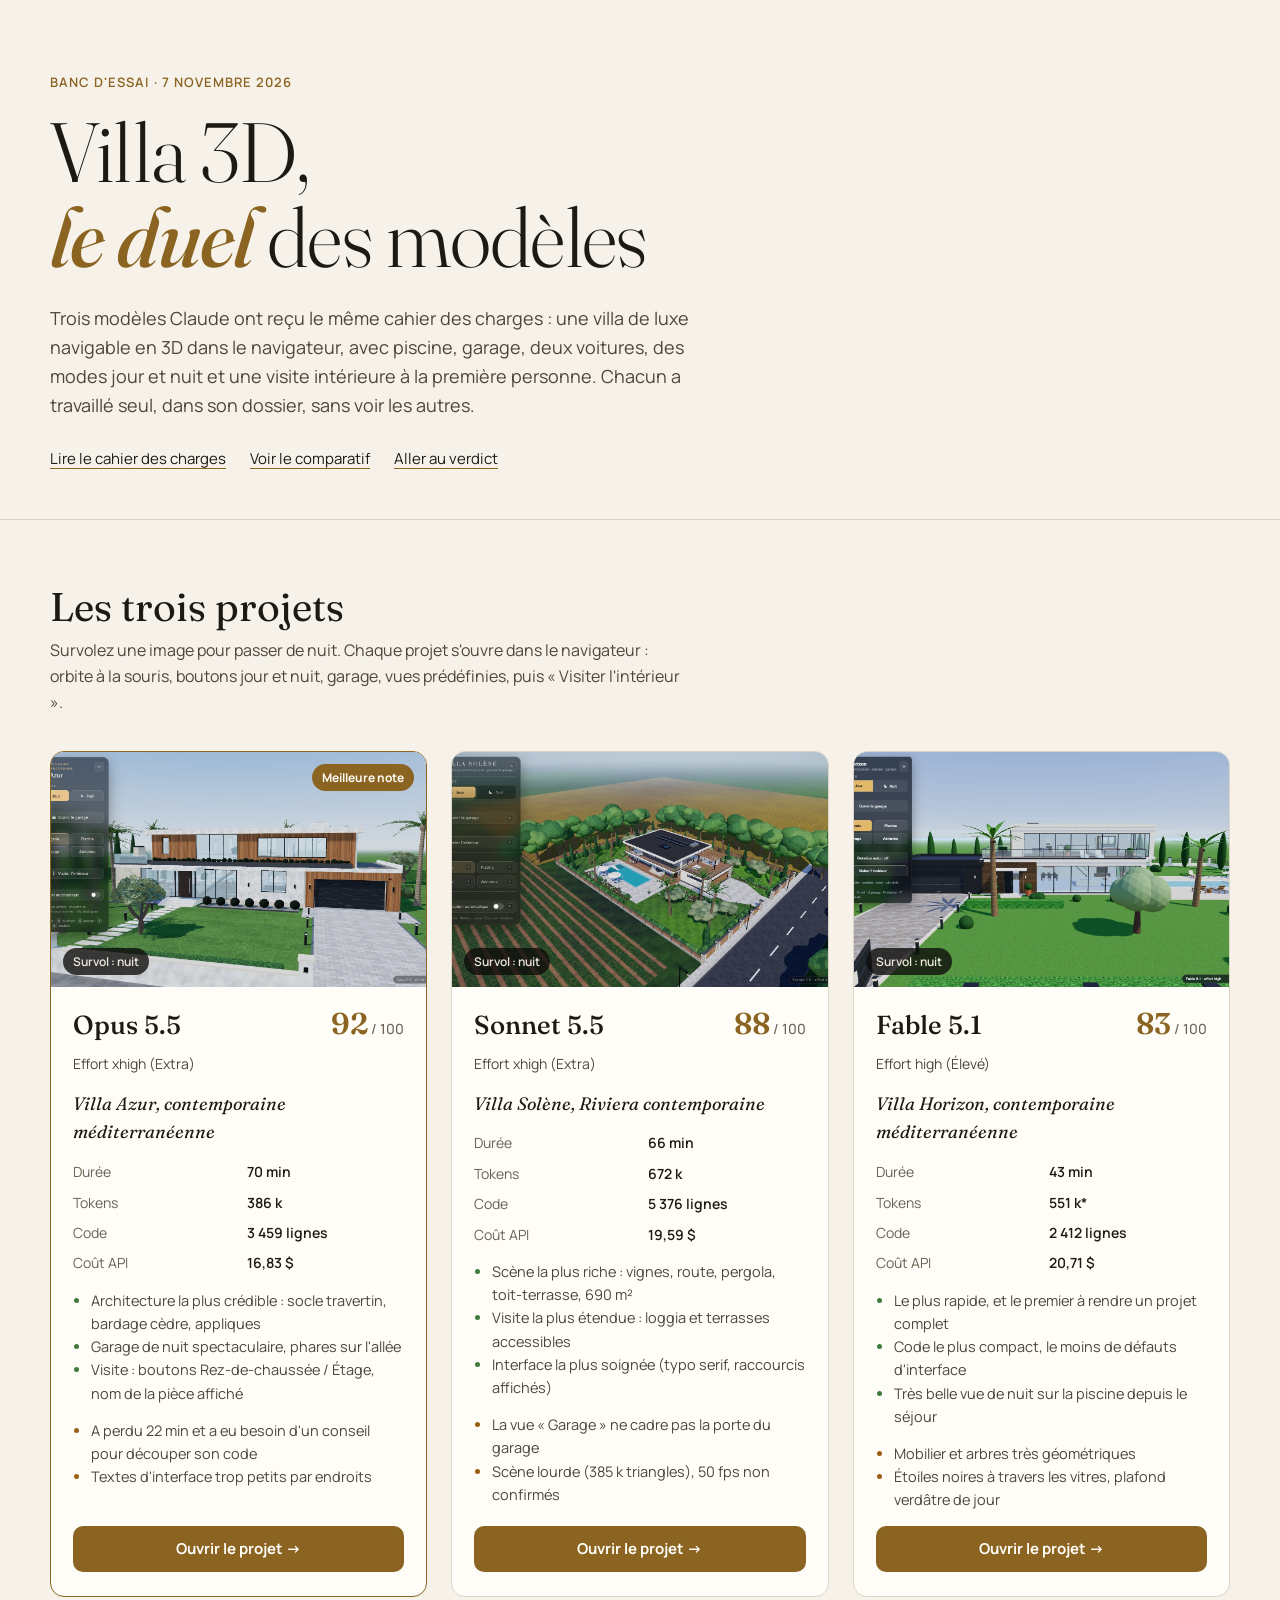
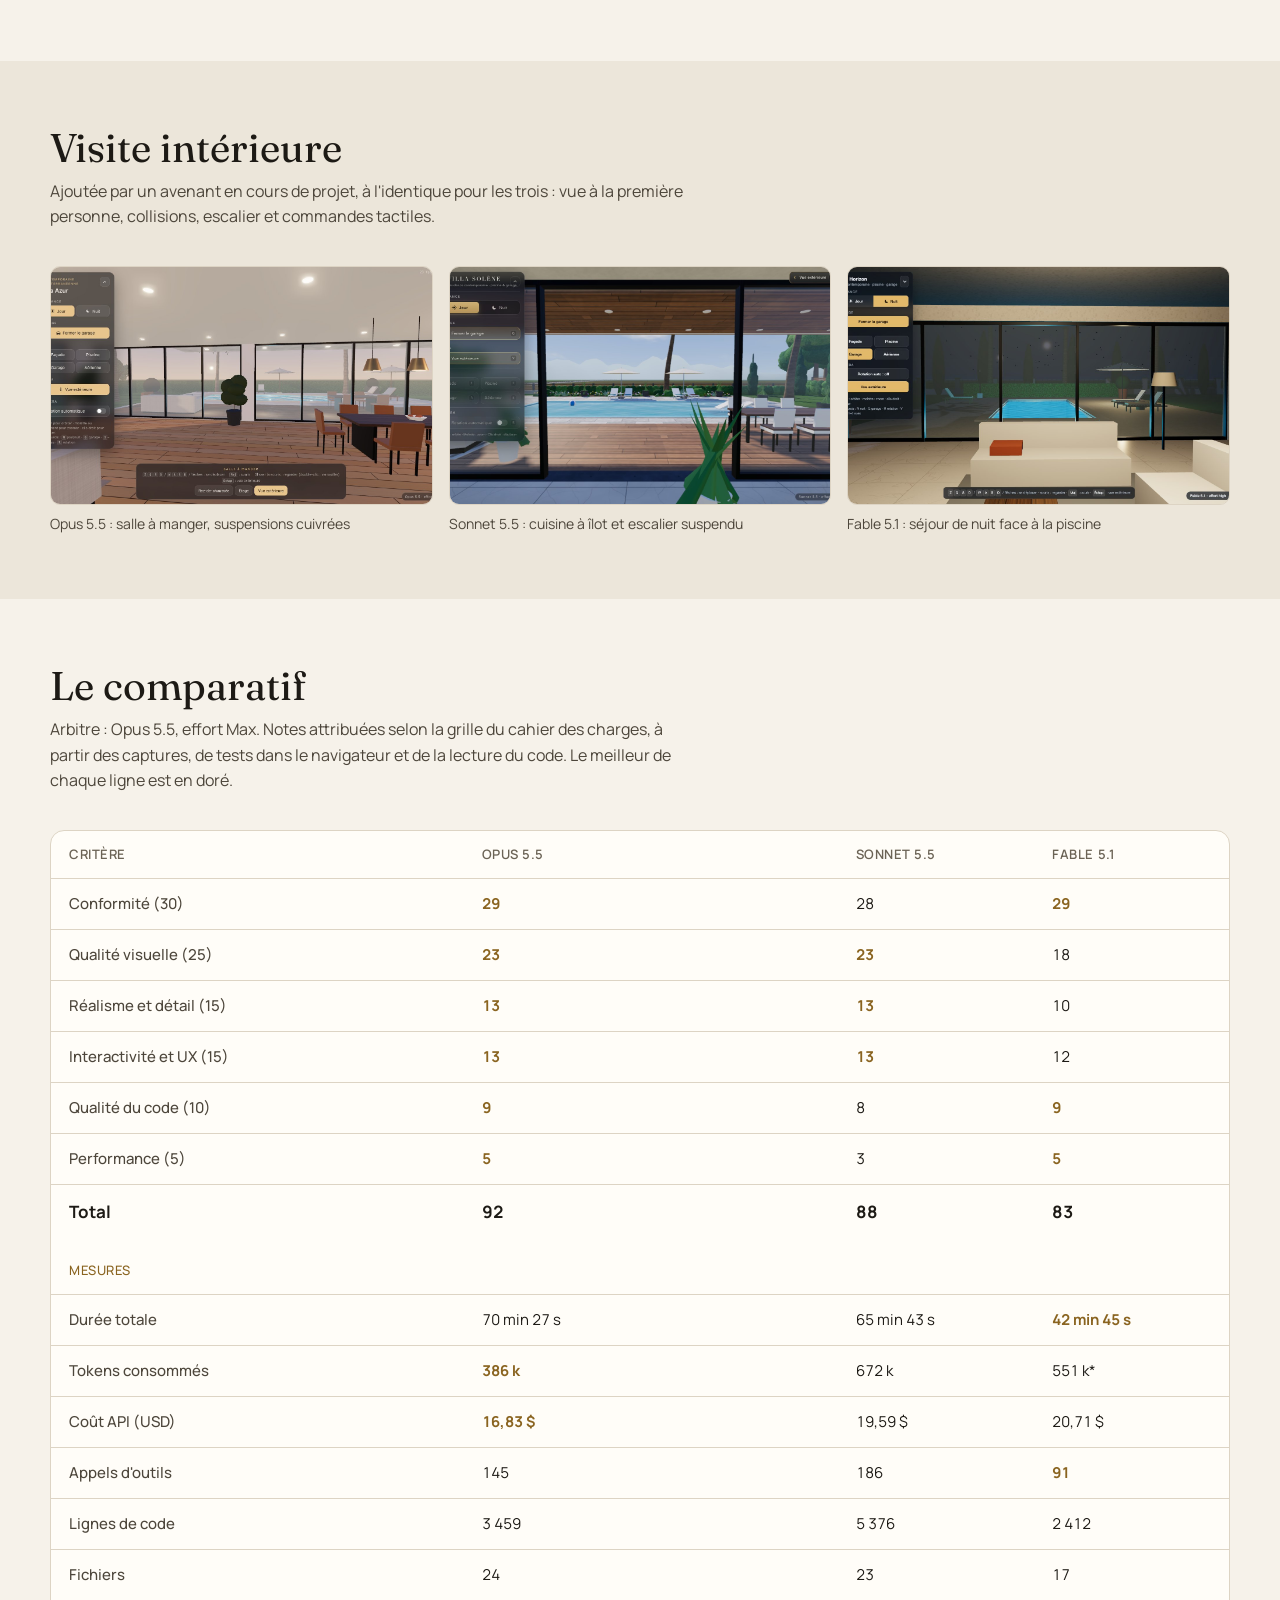
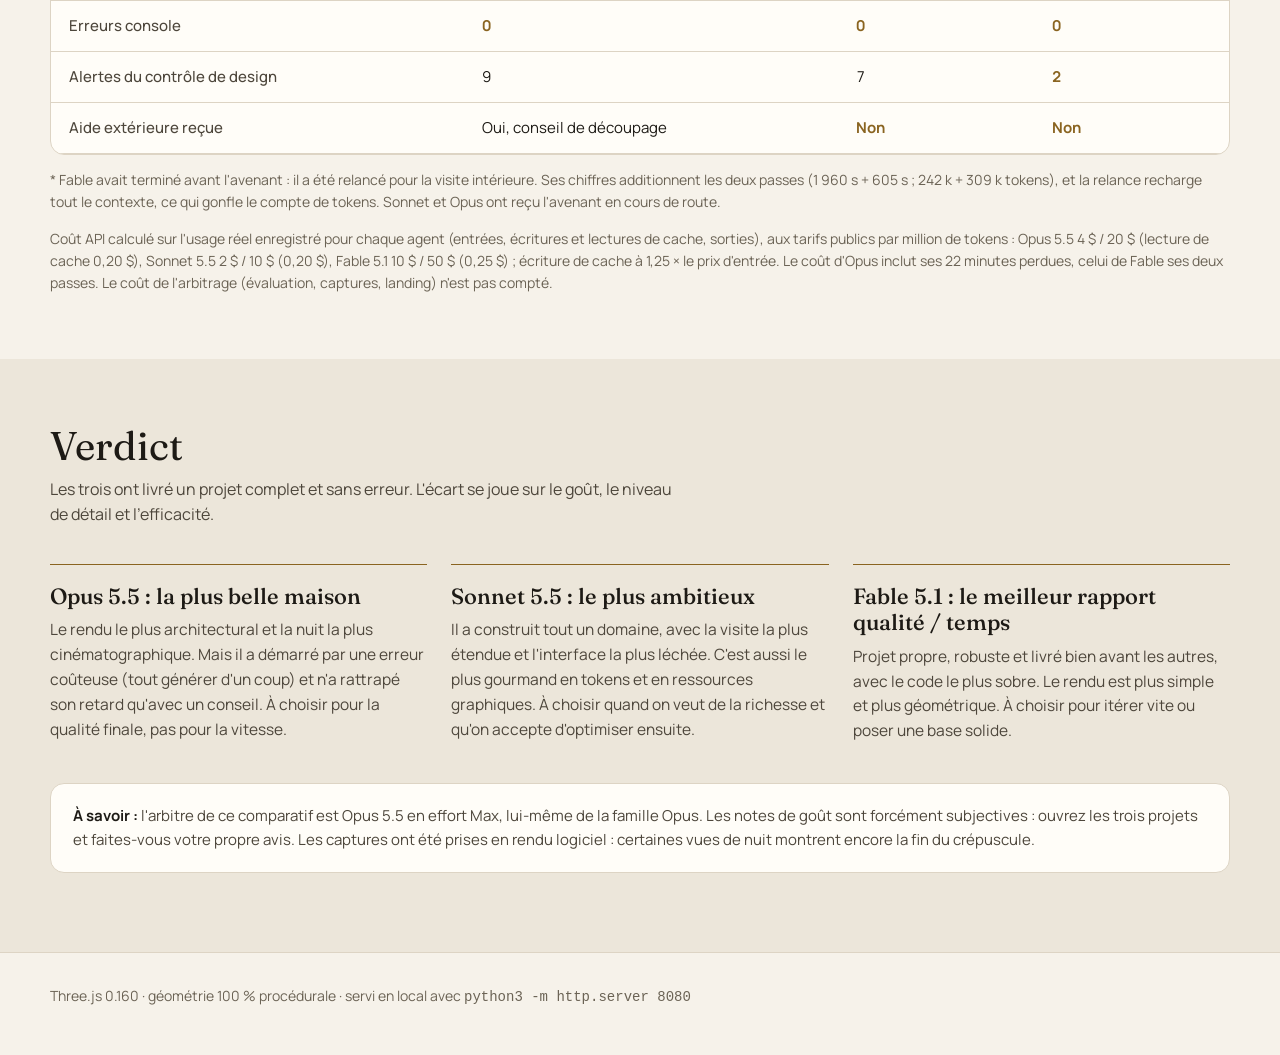
<file: index.html>
<!doctype html>
<html lang="fr">
<head>
<meta charset="utf-8">
<meta name="viewport" content="width=device-width, initial-scale=1">
<title>Villa 3D, le duel</title>
<meta name="description" content="Trois modèles Claude, un même cahier des charges : une villa de luxe en 3D avec piscine, garage et visite intérieure.">
<link rel="preconnect" href="https://fonts.googleapis.com">
<link rel="preconnect" href="https://fonts.gstatic.com" crossorigin>
<link href="https://fonts.googleapis.com/css2?family=Fraunces:opsz,wght@9..144,300;9..144,500;9..144,600&family=Manrope:wght@400;500;600;700&display=swap" rel="stylesheet">
<style>
:root {
  --bg: #12110f;
  --bg-raised: #1b1a17;
  --bg-sunk: #0d0c0b;
  --line: #2e2b26;
  --text: #ece6da;
  --text-soft: #b5ac9c;
  --text-faint: #8f8676;
  --gold: #d2b072;
  --gold-ink: #1a140a;
  --good: #8fbf8a;
  --warn: #d9a25a;
  --serif: "Fraunces", Georgia, serif;
  --sans: "Manrope", system-ui, sans-serif;
  --radius: 14px;
}
@media (prefers-color-scheme: light) {
  :root:not([data-theme="dark"]) {
    --bg: #f6f2ea; --bg-raised: #fffdf8; --bg-sunk: #ece6da; --line: #ddd4c4;
    --text: #1d1a15; --text-soft: #4d463b; --text-faint: #6b6355;
    --gold: #8a6420; --gold-ink: #fffdf8; --good: #3f7a3a; --warn: #9a5f12;
  }
}
:root[data-theme="light"] {
  --bg: #f6f2ea; --bg-raised: #fffdf8; --bg-sunk: #ece6da; --line: #ddd4c4;
  --text: #1d1a15; --text-soft: #4d463b; --text-faint: #6b6355;
  --gold: #8a6420; --gold-ink: #fffdf8; --good: #3f7a3a; --warn: #9a5f12;
}
* { box-sizing: border-box; }
html { -webkit-text-size-adjust: 100%; }
body {
  margin: 0; background: var(--bg); color: var(--text);
  font: 400 16px/1.6 var(--sans);
}
img { display: block; max-width: 100%; }
a { color: inherit; }
.wrap { width: min(1180px, 100% - 32px); margin-inline: auto; }

/* Hero */
.hero { padding: 72px 0 48px; border-bottom: 1px solid var(--line); }
.eyebrow { font-size: 13px; font-weight: 600; letter-spacing: .08em; text-transform: uppercase; color: var(--gold); margin: 0 0 16px; }
h1 { font: 300 clamp(40px, 7vw, 84px)/1.02 var(--serif); margin: 0 0 24px; letter-spacing: -.01em; }
h1 em { font-style: italic; font-weight: 500; color: var(--gold); }
.lede { max-width: 62ch; font-size: 18px; color: var(--text-soft); margin: 0 0 28px; }
.hero-links { display: flex; flex-wrap: wrap; gap: 12px 24px; font-size: 15px; }
.hero-links a { color: var(--text); text-decoration-color: var(--gold); text-underline-offset: 4px; }

/* Cards */
section { padding: 64px 0; }
h2 { font: 400 clamp(28px, 4vw, 40px)/1.15 var(--serif); margin: 0 0 8px; }
.section-intro { color: var(--text-soft); max-width: 64ch; margin: 0 0 36px; }
.cards { display: grid; grid-template-columns: repeat(auto-fit, minmax(300px, 1fr)); gap: 24px; }
.card {
  background: var(--bg-raised); border: 1px solid var(--line); border-radius: var(--radius);
  overflow: hidden; display: flex; flex-direction: column;
}
.card.winner { border-color: var(--gold); }
.shot { position: relative; aspect-ratio: 16 / 10; background: var(--bg-sunk); overflow: hidden; }
.shot img { position: absolute; inset: 0; width: 100%; height: 100%; object-fit: cover; object-position: 62% 50%; transition: opacity .5s ease; }
.shot img.night { opacity: 0; }
.card:hover .shot img.night, .card:focus-within .shot img.night { opacity: 1; }
.shot-hint { position: absolute; left: 12px; bottom: 12px; font-size: 12px; font-weight: 600; background: rgba(13,12,11,.78); color: #ece6da; padding: 4px 10px; border-radius: 999px; }
.ribbon { position: absolute; top: 12px; right: 12px; font-size: 12px; font-weight: 700; background: var(--gold); color: var(--gold-ink); padding: 4px 10px; border-radius: 999px; }
.card-body { padding: 22px 22px 24px; display: flex; flex-direction: column; gap: 14px; flex: 1; }
.model { display: flex; align-items: baseline; justify-content: space-between; gap: 12px; }
.model h3 { font: 500 26px/1.1 var(--serif); margin: 0; }
.score { font: 600 30px/1 var(--serif); color: var(--gold); white-space: nowrap; }
.score small { font: 500 14px var(--sans); color: var(--text-faint); }
.meta { font-size: 14px; color: var(--text-soft); margin: 0; }
.villa-name { font-style: italic; font-family: var(--serif); font-size: 18px; color: var(--text); margin: 0; }
.facts { display: grid; grid-template-columns: 1fr 1fr; gap: 8px 16px; margin: 0; font-size: 14px; }
.facts dt { color: var(--text-faint); }
.facts dd { margin: 0; font-weight: 600; }
.pros, .cons { margin: 0; padding-left: 18px; font-size: 14.5px; color: var(--text-soft); }
.pros li::marker { color: var(--good); }
.cons li::marker { color: var(--warn); }
.cta {
  margin-top: auto; display: inline-flex; justify-content: center; align-items: center; gap: 8px;
  min-height: 46px; padding: 0 20px; border-radius: 10px; font-weight: 700; font-size: 15px;
  text-decoration: none; background: var(--gold); color: var(--gold-ink);
}
.cta:hover { filter: brightness(1.08); }
.cta:focus-visible { outline: 2px solid var(--text); outline-offset: 3px; }

/* Interior gallery */
.gallery { display: grid; grid-template-columns: repeat(3, 1fr); gap: 16px; }
.gallery figure { margin: 0; }
.gallery img { border-radius: 10px; aspect-ratio: 16 / 10; object-fit: cover; width: 100%; border: 1px solid var(--line); }
.gallery figcaption { font-size: 14px; color: var(--text-soft); margin-top: 8px; }

/* Table */
.table-scroll { overflow-x: auto; border: 1px solid var(--line); border-radius: var(--radius); background: var(--bg-raised); }
table { border-collapse: collapse; width: 100%; min-width: 640px; font-size: 15px; }
th, td { padding: 13px 18px; text-align: left; border-bottom: 1px solid var(--line); }
thead th { font-size: 13px; letter-spacing: .04em; text-transform: uppercase; color: var(--text-faint); font-weight: 600; }
tbody th { font-weight: 500; color: var(--text-soft); }
td { font-variant-numeric: tabular-nums; }
td.best { color: var(--gold); font-weight: 700; }
tr.total th, tr.total td { font-size: 17px; font-weight: 700; color: var(--text); border-bottom: 0; }
tr.group th { padding-top: 22px; font-size: 13px; letter-spacing: .04em; text-transform: uppercase; color: var(--gold); }
.note { font-size: 14px; color: var(--text-faint); margin: 14px 0 0; }

/* Verdict */
.verdict { display: grid; grid-template-columns: repeat(auto-fit, minmax(280px, 1fr)); gap: 24px; }
.verdict article { border-top: 1px solid var(--gold); padding-top: 18px; }
.verdict h3 { font: 500 22px/1.2 var(--serif); margin: 0 0 8px; }
.verdict p { margin: 0; color: var(--text-soft); font-size: 15.5px; }
.disclosure { margin-top: 40px; padding: 20px 22px; background: var(--bg-raised); border: 1px solid var(--line); border-radius: var(--radius); color: var(--text-soft); font-size: 15px; }
.disclosure strong { color: var(--text); }
footer { padding: 32px 0 48px; border-top: 1px solid var(--line); color: var(--text-faint); font-size: 14px; }

@media (max-width: 760px) {
  .hero { padding: 48px 0 36px; }
  section { padding: 48px 0; }
  .gallery { grid-template-columns: 1fr; }
}
@media (prefers-reduced-motion: reduce) { .shot img { transition: none; } }
</style>
</head>
<body>

<header class="hero">
  <div class="wrap">
    <p class="eyebrow">Banc d'essai · 7 novembre 2026</p>
    <h1>Villa 3D,<br><em>le duel</em> des modèles</h1>
    <p class="lede">Trois modèles Claude ont reçu le même cahier des charges : une villa de luxe navigable en 3D dans le navigateur, avec piscine, garage, deux voitures, des modes jour et nuit et une visite intérieure à la première personne. Chacun a travaillé seul, dans son dossier, sans voir les autres.</p>
    <div class="hero-links">
      <a href="cahier-des-charges.html">Lire le cahier des charges</a>
      <a href="#comparatif">Voir le comparatif</a>
      <a href="#verdict">Aller au verdict</a>
    </div>
  </div>
</header>

<main>
<section id="projets">
  <div class="wrap">
    <h2>Les trois projets</h2>
    <p class="section-intro">Survolez une image pour passer de nuit. Chaque projet s'ouvre dans le navigateur : orbite à la souris, boutons jour et nuit, garage, vues prédéfinies, puis « Visiter l'intérieur ».</p>

    <div class="cards">
      <article class="card winner">
        <div class="shot">
          <img src="assets/opus-5-5-jour.jpg" alt="Villa Azur d'Opus 5.5 de jour : façade blanche et cèdre, garage double" loading="lazy">
          <img class="night" src="assets/opus-5-5-garage.jpg" alt="Villa Azur de nuit, garage ouvert, phares allumés sur l'allée" loading="lazy">
          <span class="ribbon">Meilleure note</span>
          <span class="shot-hint">Survol : nuit</span>
        </div>
        <div class="card-body">
          <div class="model"><h3>Opus 5.5</h3><span class="score">92<small> / 100</small></span></div>
          <p class="meta">Effort xhigh (Extra)</p>
          <p class="villa-name">Villa Azur, contemporaine méditerranéenne</p>
          <dl class="facts">
            <dt>Durée</dt><dd>70 min</dd>
            <dt>Tokens</dt><dd>386 k</dd>
            <dt>Code</dt><dd>3 459 lignes</dd>
            <dt>Coût API</dt><dd>16,83 $</dd>
          </dl>
          <ul class="pros">
            <li>Architecture la plus crédible : socle travertin, bardage cèdre, appliques</li>
            <li>Garage de nuit spectaculaire, phares sur l'allée</li>
            <li>Visite : boutons Rez-de-chaussée / Étage, nom de la pièce affiché</li>
          </ul>
          <ul class="cons">
            <li>A perdu 22 min et a eu besoin d'un conseil pour découper son code</li>
            <li>Textes d'interface trop petits par endroits</li>
          </ul>
          <a class="cta" href="opus-5-5/index.html">Ouvrir le projet →</a>
        </div>
      </article>

      <article class="card">
        <div class="shot">
          <img src="assets/sonnet-5-5-jour.jpg" alt="Villa Solène de Sonnet 5.5 vue d'en haut : domaine avec vignes, piscine et route" loading="lazy">
          <img class="night" src="assets/sonnet-5-5-garage.jpg" alt="Villa Solène de nuit, terrasse avec pergola et voiture visible derrière une fenêtre du garage" loading="lazy">
          <span class="shot-hint">Survol : nuit</span>
        </div>
        <div class="card-body">
          <div class="model"><h3>Sonnet 5.5</h3><span class="score">88<small> / 100</small></span></div>
          <p class="meta">Effort xhigh (Extra)</p>
          <p class="villa-name">Villa Solène, Riviera contemporaine</p>
          <dl class="facts">
            <dt>Durée</dt><dd>66 min</dd>
            <dt>Tokens</dt><dd>672 k</dd>
            <dt>Code</dt><dd>5 376 lignes</dd>
            <dt>Coût API</dt><dd>19,59 $</dd>
          </dl>
          <ul class="pros">
            <li>Scène la plus riche : vignes, route, pergola, toit-terrasse, 690 m²</li>
            <li>Visite la plus étendue : loggia et terrasses accessibles</li>
            <li>Interface la plus soignée (typo serif, raccourcis affichés)</li>
          </ul>
          <ul class="cons">
            <li>La vue « Garage » ne cadre pas la porte du garage</li>
            <li>Scène lourde (385 k triangles), 50 fps non confirmés</li>
          </ul>
          <a class="cta" href="sonnet-5-5/index.html">Ouvrir le projet →</a>
        </div>
      </article>

      <article class="card">
        <div class="shot">
          <img src="assets/fable-5-1-jour.jpg" alt="Villa Horizon de Fable 5.1 de jour : volumes blancs, bois et palmiers" loading="lazy">
          <img class="night" src="assets/fable-5-1-garage.jpg" alt="Villa Horizon de nuit, garage ouvert et intérieur éclairé" loading="lazy">
          <span class="shot-hint">Survol : nuit</span>
        </div>
        <div class="card-body">
          <div class="model"><h3>Fable 5.1</h3><span class="score">83<small> / 100</small></span></div>
          <p class="meta">Effort high (Élevé)</p>
          <p class="villa-name">Villa Horizon, contemporaine méditerranéenne</p>
          <dl class="facts">
            <dt>Durée</dt><dd>43 min</dd>
            <dt>Tokens</dt><dd>551 k*</dd>
            <dt>Code</dt><dd>2 412 lignes</dd>
            <dt>Coût API</dt><dd>20,71 $</dd>
          </dl>
          <ul class="pros">
            <li>Le plus rapide, et le premier à rendre un projet complet</li>
            <li>Code le plus compact, le moins de défauts d'interface</li>
            <li>Très belle vue de nuit sur la piscine depuis le séjour</li>
          </ul>
          <ul class="cons">
            <li>Mobilier et arbres très géométriques</li>
            <li>Étoiles noires à travers les vitres, plafond verdâtre de jour</li>
          </ul>
          <a class="cta" href="fable-5-1/index.html">Ouvrir le projet →</a>
        </div>
      </article>
    </div>
  </div>
</section>

<section id="interieurs" style="background: var(--bg-sunk);">
  <div class="wrap">
    <h2>Visite intérieure</h2>
    <p class="section-intro">Ajoutée par un avenant en cours de projet, à l'identique pour les trois : vue à la première personne, collisions, escalier et commandes tactiles.</p>
    <div class="gallery">
      <figure><img src="assets/opus-5-5-interieur-jour.jpg" alt="Salle à manger d'Opus 5.5 avec vue sur la piscine" loading="lazy"><figcaption>Opus 5.5 : salle à manger, suspensions cuivrées</figcaption></figure>
      <figure><img src="assets/sonnet-5-5-interieur-jour.jpg" alt="Cuisine et escalier suspendu de Sonnet 5.5" loading="lazy"><figcaption>Sonnet 5.5 : cuisine à îlot et escalier suspendu</figcaption></figure>
      <figure><img src="assets/fable-5-1-interieur-nuit.jpg" alt="Séjour de Fable 5.1 la nuit face à la piscine éclairée" loading="lazy"><figcaption>Fable 5.1 : séjour de nuit face à la piscine</figcaption></figure>
    </div>
  </div>
</section>

<section id="comparatif">
  <div class="wrap">
    <h2>Le comparatif</h2>
    <p class="section-intro">Arbitre : Opus 5.5, effort Max. Notes attribuées selon la grille du cahier des charges, à partir des captures, de tests dans le navigateur et de la lecture du code. Le meilleur de chaque ligne est en doré.</p>
    <div class="table-scroll">
      <table>
        <thead><tr><th scope="col">Critère</th><th scope="col">Opus 5.5</th><th scope="col">Sonnet 5.5</th><th scope="col">Fable 5.1</th></tr></thead>
        <tbody>
          <tr><th scope="row">Conformité (30)</th><td class="best">29</td><td>28</td><td class="best">29</td></tr>
          <tr><th scope="row">Qualité visuelle (25)</th><td class="best">23</td><td class="best">23</td><td>18</td></tr>
          <tr><th scope="row">Réalisme et détail (15)</th><td class="best">13</td><td class="best">13</td><td>10</td></tr>
          <tr><th scope="row">Interactivité et UX (15)</th><td class="best">13</td><td class="best">13</td><td>12</td></tr>
          <tr><th scope="row">Qualité du code (10)</th><td class="best">9</td><td>8</td><td class="best">9</td></tr>
          <tr><th scope="row">Performance (5)</th><td class="best">5</td><td>3</td><td class="best">5</td></tr>
          <tr class="total"><th scope="row">Total</th><td class="best">92</td><td>88</td><td>83</td></tr>
          <tr class="group"><th scope="row" colspan="4">Mesures</th></tr>
          <tr><th scope="row">Durée totale</th><td>70 min 27 s</td><td>65 min 43 s</td><td class="best">42 min 45 s</td></tr>
          <tr><th scope="row">Tokens consommés</th><td class="best">386 k</td><td>672 k</td><td>551 k*</td></tr>
          <tr><th scope="row">Coût API (USD)</th><td class="best">16,83 $</td><td>19,59 $</td><td>20,71 $</td></tr>
          <tr><th scope="row">Appels d'outils</th><td>145</td><td>186</td><td class="best">91</td></tr>
          <tr><th scope="row">Lignes de code</th><td>3 459</td><td>5 376</td><td>2 412</td></tr>
          <tr><th scope="row">Fichiers</th><td>24</td><td>23</td><td>17</td></tr>
          <tr><th scope="row">Erreurs console</th><td class="best">0</td><td class="best">0</td><td class="best">0</td></tr>
          <tr><th scope="row">Alertes du contrôle de design</th><td>9</td><td>7</td><td class="best">2</td></tr>
          <tr><th scope="row">Aide extérieure reçue</th><td>Oui, conseil de découpage</td><td class="best">Non</td><td class="best">Non</td></tr>
        </tbody>
      </table>
    </div>
    <p class="note">* Fable avait terminé avant l'avenant : il a été relancé pour la visite intérieure. Ses chiffres additionnent les deux passes (1 960 s + 605 s ; 242 k + 309 k tokens), et la relance recharge tout le contexte, ce qui gonfle le compte de tokens. Sonnet et Opus ont reçu l'avenant en cours de route.</p>
    <p class="note">Coût API calculé sur l'usage réel enregistré pour chaque agent (entrées, écritures et lectures de cache, sorties), aux tarifs publics par million de tokens : Opus 5.5 4 $ / 20 $ (lecture de cache 0,20 $), Sonnet 5.5 2 $ / 10 $ (0,20 $), Fable 5.1 10 $ / 50 $ (0,25 $) ; écriture de cache à 1,25 × le prix d'entrée. Le coût d'Opus inclut ses 22 minutes perdues, celui de Fable ses deux passes. Le coût de l'arbitrage (évaluation, captures, landing) n'est pas compté.</p>
  </div>
</section>

<section id="verdict" style="background: var(--bg-sunk);">
  <div class="wrap">
    <h2>Verdict</h2>
    <p class="section-intro">Les trois ont livré un projet complet et sans erreur. L'écart se joue sur le goût, le niveau de détail et l'efficacité.</p>
    <div class="verdict">
      <article>
        <h3>Opus 5.5 : la plus belle maison</h3>
        <p>Le rendu le plus architectural et la nuit la plus cinématographique. Mais il a démarré par une erreur coûteuse (tout générer d'un coup) et n'a rattrapé son retard qu'avec un conseil. À choisir pour la qualité finale, pas pour la vitesse.</p>
      </article>
      <article>
        <h3>Sonnet 5.5 : le plus ambitieux</h3>
        <p>Il a construit tout un domaine, avec la visite la plus étendue et l'interface la plus léchée. C'est aussi le plus gourmand en tokens et en ressources graphiques. À choisir quand on veut de la richesse et qu'on accepte d'optimiser ensuite.</p>
      </article>
      <article>
        <h3>Fable 5.1 : le meilleur rapport qualité / temps</h3>
        <p>Projet propre, robuste et livré bien avant les autres, avec le code le plus sobre. Le rendu est plus simple et plus géométrique. À choisir pour itérer vite ou poser une base solide.</p>
      </article>
    </div>
    <p class="disclosure"><strong>À savoir :</strong> l'arbitre de ce comparatif est Opus 5.5 en effort Max, lui-même de la famille Opus. Les notes de goût sont forcément subjectives : ouvrez les trois projets et faites-vous votre propre avis. Les captures ont été prises en rendu logiciel : certaines vues de nuit montrent encore la fin du crépuscule.</p>
  </div>
</section>
</main>

<footer>
  <div class="wrap">Three.js 0.160 · géométrie 100 % procédurale · servi en local avec <code>python3 -m http.server 8080</code></div>
</footer>

</body>
</html>
</file>
